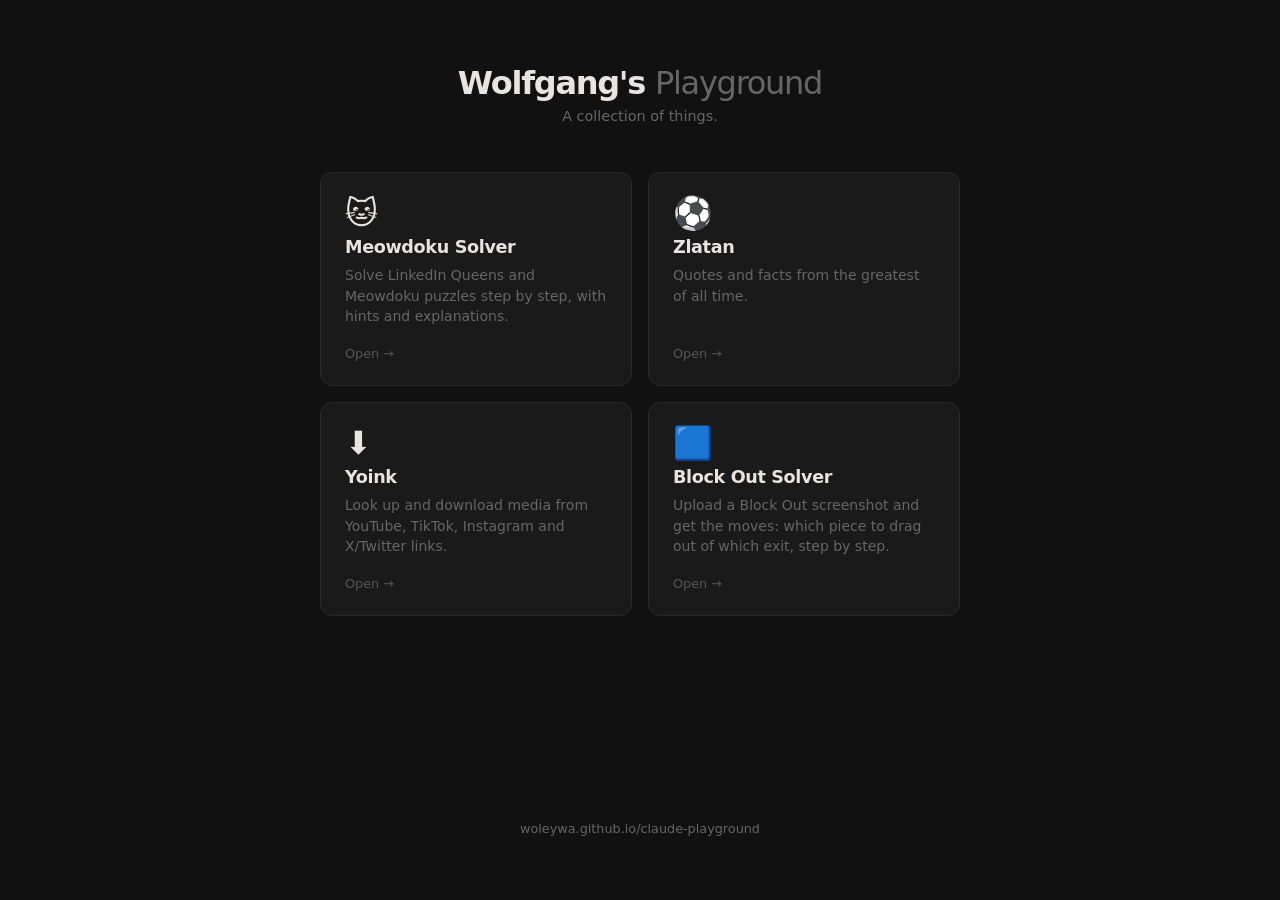
<file: index.html>
<!DOCTYPE html>
<html lang="en">
<head>
  <meta charset="UTF-8">
  <meta name="viewport" content="width=device-width, initial-scale=1.0">
  <title>Playground</title>
  <style>
    :root {
      --bg: #111111;
      --card-bg: #1a1a1a;
      --card-border: #2a2a2a;
      --text: #e8e4e0;
      --text-dim: #666;
      --accent: #555;
    }

    *, *::before, *::after { box-sizing: border-box; margin: 0; padding: 0; }

    body {
      background: var(--bg);
      color: var(--text);
      font-family: -apple-system, BlinkMacSystemFont, 'Segoe UI', system-ui, sans-serif;
      min-height: 100dvh;
      display: flex;
      flex-direction: column;
      align-items: center;
      padding: 4rem 1.25rem;
    }

    header {
      text-align: center;
      margin-bottom: 3rem;
    }

    header h1 {
      font-size: 2rem;
      font-weight: 800;
      letter-spacing: -0.04em;
    }

    header h1 span { color: var(--text-dim); font-weight: 400; }

    header p {
      margin-top: 0.4rem;
      color: var(--text-dim);
      font-size: 0.9rem;
    }

    .projects {
      display: grid;
      grid-template-columns: repeat(auto-fit, minmax(260px, 1fr));
      gap: 1rem;
      width: 100%;
      max-width: 640px;
    }

    .card {
      background: var(--card-bg);
      border: 1px solid var(--card-border);
      border-radius: 12px;
      padding: 1.5rem;
      text-decoration: none;
      color: inherit;
      display: flex;
      flex-direction: column;
      gap: 0.5rem;
      transition: border-color 0.15s, background 0.15s;
    }

    .card:hover {
      background: #222;
      border-color: #444;
    }

    .card-icon { font-size: 2rem; line-height: 1; }

    .card-name {
      font-size: 1.1rem;
      font-weight: 700;
      letter-spacing: -0.02em;
    }

    .card-desc {
      font-size: 0.875rem;
      color: var(--text-dim);
      line-height: 1.45;
    }

    .card-arrow {
      margin-top: auto;
      padding-top: 0.75rem;
      font-size: 0.8rem;
      color: var(--accent);
    }

    footer {
      margin-top: auto;
      padding-top: 4rem;
      font-size: 0.8rem;
      color: var(--text-dim);
    }
  </style>
</head>
<body>
  <header>
    <h1>Wolfgang's <span>Playground</span></h1>
    <p>A collection of things.</p>
  </header>

  <div class="projects">
    <a class="card" href="meowdoku/">
      <div class="card-icon">🐱</div>
      <div class="card-name">Meowdoku Solver</div>
      <div class="card-desc">Solve LinkedIn Queens and Meowdoku puzzles step by step, with hints and explanations.</div>
      <div class="card-arrow">Open →</div>
    </a>
    <a class="card" href="zlatan/">
      <div class="card-icon">⚽</div>
      <div class="card-name">Zlatan</div>
      <div class="card-desc">Quotes and facts from the greatest of all time.</div>
      <div class="card-arrow">Open →</div>
    </a>
    <a class="card" href="yoink/">
      <div class="card-icon">⬇️</div>
      <div class="card-name">Yoink</div>
      <div class="card-desc">Look up and download media from YouTube, TikTok, Instagram and X/Twitter links.</div>
      <div class="card-arrow">Open →</div>
    </a>
    <a class="card" href="block-out/">
      <div class="card-icon">🟦</div>
      <div class="card-name">Block Out Solver</div>
      <div class="card-desc">Upload a Block Out screenshot and get the moves: which piece to drag out of which exit, step by step.</div>
      <div class="card-arrow">Open →</div>
    </a>
  </div>

  <footer>woleywa.github.io/claude-playground</footer>
</body>
</html>
</file>
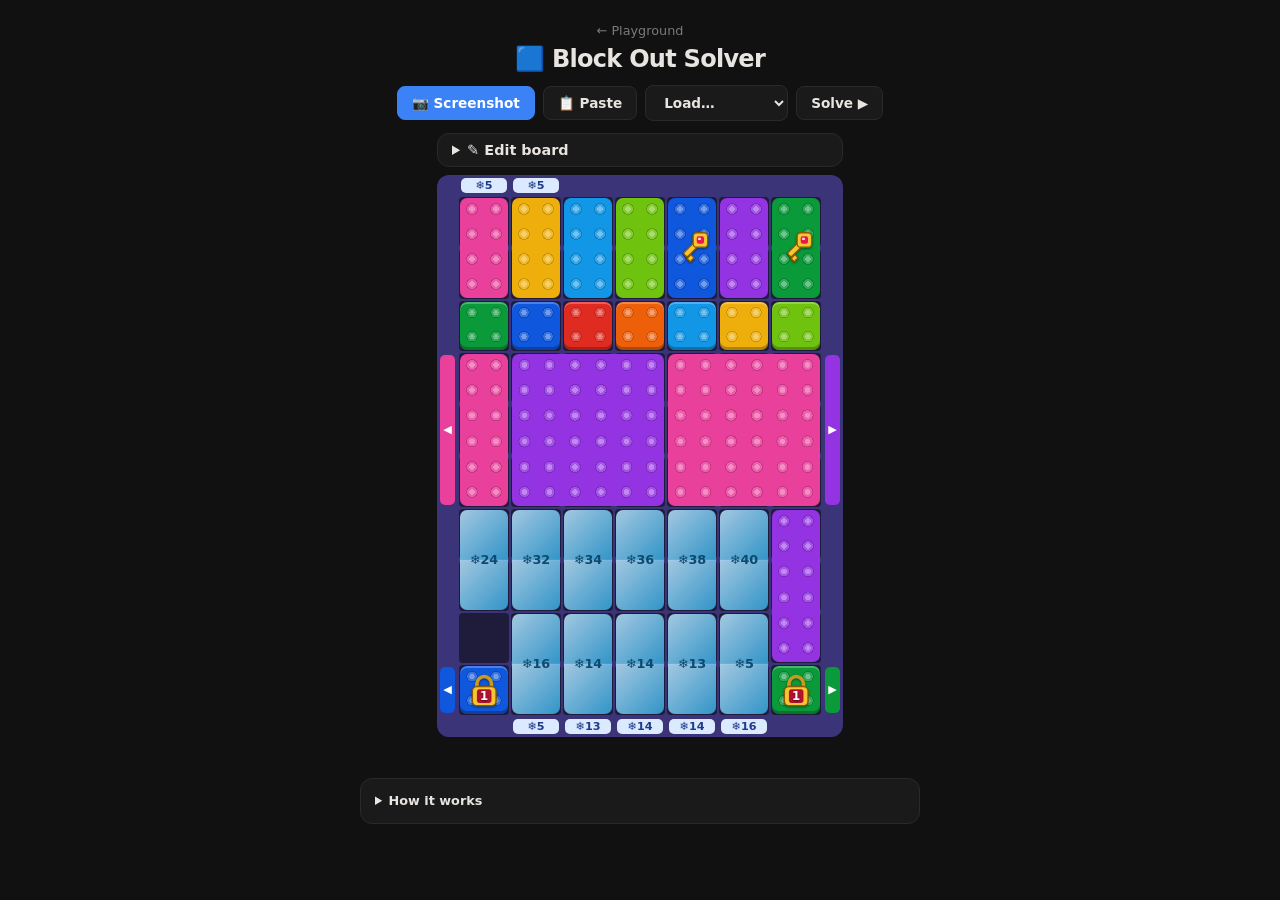
<file: block-out/index.html>
<!DOCTYPE html>
<html lang="en">
<head>
  <meta charset="UTF-8">
  <meta name="viewport" content="width=device-width, initial-scale=1.0">
  <title>Block Out Solver</title>
  <link rel="stylesheet" href="style.css?v=20">
</head>
<body>
  <header>
    <a class="back" href="../">← Playground</a>
    <h1>🟦 Block Out Solver</h1>
  </header>

  <div class="bar">
    <label class="btn primary" for="file">📷 Screenshot</label>
    <input type="file" id="file" accept="image/*" hidden>
    <button class="btn" id="paste">📋 Paste</button>
    <select id="preset">
      <option value="">Load…</option>
      <option value="l198">Level 198</option>
      <option value="l204">Level 204</option>
      <option value="l205">Level 205</option>
      <option value="demo">Small demo</option>
      <option value="blank">Blank board</option>
    </select>
    <button class="btn" id="solve">Solve ▶</button>
  </div>

  <section id="import" class="panel" hidden>
    <p class="hint-line" id="imp-msg"></p>
    <div class="size-row">
      <label>Columns <input type="number" id="imp-w" min="3" max="12" value="7"></label>
      <label>Rows <input type="number" id="imp-h" min="3" max="14" value="10"></label>
    </div>
    <div id="imp-stage"><img id="imp-img" alt="Screenshot" draggable="false"><div id="imp-box" hidden></div></div>
    <div class="bar">
      <button class="btn" id="imp-cancel">Cancel</button>
      <button class="btn primary" id="imp-go" disabled>Use this board</button>
    </div>
  </section>

  <section id="editor">
    <details id="edit-menu" class="panel">
      <summary>✎ Edit board</summary>
      <div class="tools" id="tools">
      <button data-tool="select" class="on">Select</button>
      <button data-tool="draw">Draw piece</button>
      <button data-tool="gate">Draw exit</button>
      <button data-tool="wall">Wall</button>
      <button data-tool="track">Track</button>
      <button data-tool="join">Join</button>
      <button data-tool="erase">Erase</button>
      </div>
      <div class="chips" id="chips"></div>
      <div class="size-row">
        <label>Columns <input type="number" id="w" min="3" max="12"></label>
        <label>Rows <input type="number" id="h" min="3" max="14"></label>
        <label class="check"><input type="checkbox" id="per-cell"> Ice ticks per cell</label>
      </div>
    </details>
    <div id="board-wrap"><div id="board"></div></div>
    <div id="player" hidden>
      <div id="step-text"></div>
      <div class="player-btns">
        <button class="btn" id="restart" title="Back to start">⏮</button>
        <button class="btn" id="prev" title="Previous step">←</button>
        <button class="btn primary" id="play" title="Play all steps">▶ Play</button>
        <button class="btn" id="next" title="Do this step">→</button>
      </div>
      <p class="player-hint">Tap the board or → to play one move.</p>
    </div>
    <div id="inspector" class="panel" hidden></div>
  </section>

  <p id="status"></p>
  <button class="btn" id="adjust" hidden>Wrong board? Adjust</button>

  <section id="solution" class="panel" hidden>
    <ol id="steps"></ol>
    <button class="btn" id="edit">✎ Back to editing</button>
  </section>

  <details class="panel help">
    <summary>How it works</summary>
    <p><b>Screenshot:</b> pick the image, or copy it and tap 📋 Paste (Ctrl/Cmd+V on a computer). The board is found automatically and shown on your screenshot as a grid; tap <i>Use this board</i> or drag a new box. Colours, piece shapes, walls, tracks, keys, locks, layered pieces, ice, crates and exits are read automatically. Numbers on frozen exits, crates and ice are read too (check them; tap any piece or exit to fix a number). Drawing tools are under <i>✎ Edit board</i>. <i>Wrong board? Adjust</i> brings the preview back.</p>
    <p><b>Rules:</b> drag a piece anywhere through empty space; it leaves through an exit of its own colour that is at least as wide as the piece. Each piece that leaves counts down every ice block, crate and frozen exit by one. A piece with a key opens the lock of its own colour when it leaves. A layered piece leaves its core behind when the outer colour exits. A track (hollow outlined cell) can only be crossed by pieces of its colour — draw one with the Track tool and a colour. Crates open like ice; what's inside only shows once they do. An exit can also sit in a wall inside the board (a coloured block with an arrow); draw one by picking <i>Draw exit</i> and tapping the wall cell on the side that faces the open cell. A piece with a big ⇔/⇕ arrow only moves (and leaves) along it. ★ Star pieces can only leave through ★ star exits; normal pieces may use star exits too.</p>
    <p><b>Unknown colours (?)</b>: pieces still under ice and frozen exits. The solver plays as far as it can; do those moves, then import a new screenshot once the colours show.</p>
  </details>

  <script src="engine.js?v=20"></script>
  <script src="detect.js?v=20"></script>
  <script src="app.js?v=20"></script>
</body>
</html>
</file>
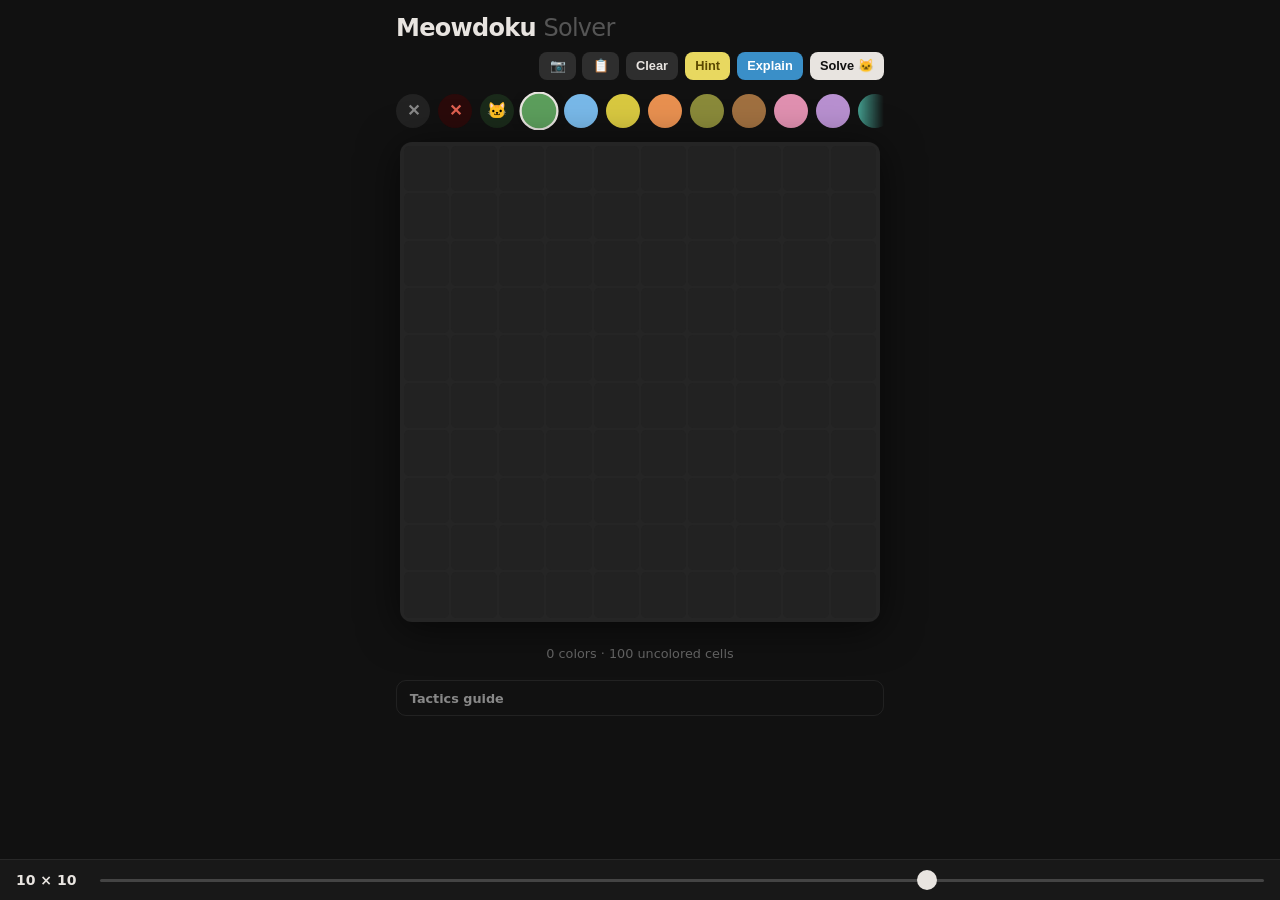
<file: meowdoku/index.html>
<!DOCTYPE html>
<html lang="en">
<head>
  <meta charset="UTF-8">
  <meta name="viewport" content="width=device-width, initial-scale=1.0, user-scalable=no">
  <title>Meowdoku Solver</title>
  <link rel="stylesheet" href="style.css?v=13">
</head>
<body>
  <div class="app">
    <header class="app-header">
      <h1>Meowdoku <span>Solver</span></h1>
    </header>

    <div class="top-controls">
      <div class="action-buttons">
        <button id="photo-btn" class="btn btn-secondary" title="Load from screenshot">📷</button>
        <button id="paste-btn" class="btn btn-secondary" title="Paste from clipboard">📋</button>
        <button id="clear-btn" class="btn btn-secondary">Clear</button>
        <button id="hint-btn" class="btn btn-hint">Hint</button>
        <button id="explain-btn" class="btn btn-explain">Explain</button>
        <button id="solve-btn" class="btn btn-primary">Solve 🐱</button>
      </div>
    </div>

    <div class="hint-box" id="hint-box"></div>
    <div class="hint-actions" id="hint-actions" hidden>
      <button id="apply-btn" class="btn btn-apply">Apply</button>
      <button id="apply-all-btn" class="btn btn-apply-all" hidden>Apply All</button>
      <button id="cancel-btn" class="btn btn-secondary">Cancel</button>
    </div>

    <div class="palette-container" id="palette-container">
      <div class="palette" id="palette"></div>
    </div>

    <div class="grid-wrapper">
      <div class="grid" id="grid"></div>
    </div>

    <div class="ai-row">
      <button id="ai-btn" class="btn btn-ai" hidden>🤖 AI colors</button>
    </div>

    <div class="status" id="status"></div>

    <details class="tactics">
      <summary>Tactics guide</summary>
      <div class="tactics-body">
        <div class="tactic">
          <span class="tactic-name">The ground rules</span>
          <span class="tactic-desc">Each row, column, and color gets exactly one cat. Cats can't touch — not even diagonally, so all 8 cells around a cat are blocked too.</span>
        </div>
        <div class="tactic">
          <span class="tactic-name">🎯 Last Spot</span>
          <span class="tactic-desc">If a row, column, or color is down to exactly one open cell, the cat must go there.</span>
        </div>
        <div class="tactic">
          <span class="tactic-name">📏 Line Lock</span>
          <span class="tactic-desc">If all of a color's open cells sit in one line, that color owns the line — cross every other color out of it. Works in reverse too: if all of a line's open cells are one color, that color's cat is in this line — cross that color out everywhere else.</span>
        </div>
        <div class="tactic">
          <span class="tactic-name">👥 Crowding</span>
          <span class="tactic-desc">If K colors can only fit in the same K lines, those lines are fully booked — cross every other color out of them. (K=2 is the classic "naked pair".) Works in reverse too: if K lines can only be reached by K colors combined, those colors must place inside those lines — cross their other cells out everywhere else.</span>
        </div>
        <div class="tactic">
          <span class="tactic-name">🤏 Shared Shadow</span>
          <span class="tactic-desc">Look at ALL remaining candidates for a row, column, or color. If every single one of them would eliminate a certain cell — through its row, column, color, or by touching it — that cell is dead no matter which candidate wins.</span>
        </div>
        <div class="tactic">
          <span class="tactic-name">🤝 Team Shadow</span>
          <span class="tactic-desc">Sometimes no single color or line dooms a cell alone, but two of them together do — every possible way their two cats could land still eliminates the same cell.</span>
        </div>
        <div class="tactic">
          <span class="tactic-name">🤔 What-If</span>
          <span class="tactic-desc">Test a cell: pretend a cat sits there and follow every move that becomes forced. If some row, column, or color ends up with nowhere to go, that cell was impossible — cross it out. Shown one dead end at a time with its forced chain drawn out, so it stays followable; use Apply All to clear every dead end found at once.</span>
        </div>
      </div>
    </details>
  </div>

  <!-- Screenshot modal -->
  <div class="img-modal" id="img-modal">
    <div class="img-modal-content">
      <canvas id="img-canvas"></canvas>
      <p class="img-modal-status" id="img-status">Detecting grid…</p>
      <div class="img-modal-actions">
        <button id="img-close" class="btn btn-secondary">Cancel</button>
        <button id="img-adjust" class="btn btn-secondary">Adjust</button>
        <button id="img-confirm" class="btn btn-primary">Use this ✓</button>
      </div>
    </div>
  </div>

  <!-- Fixed bottom bar: size slider -->
  <div class="size-bar">
    <span class="size-label" id="size-label">10 × 10</span>
    <input type="range" id="size-slider" min="5" max="12" value="10" step="1">
  </div>

  <script src="solver.js?v=12"></script>
  <script src="image.js?v=23"></script>
  <script src="app.js?v=27"></script>
</body>
</html>
</file>
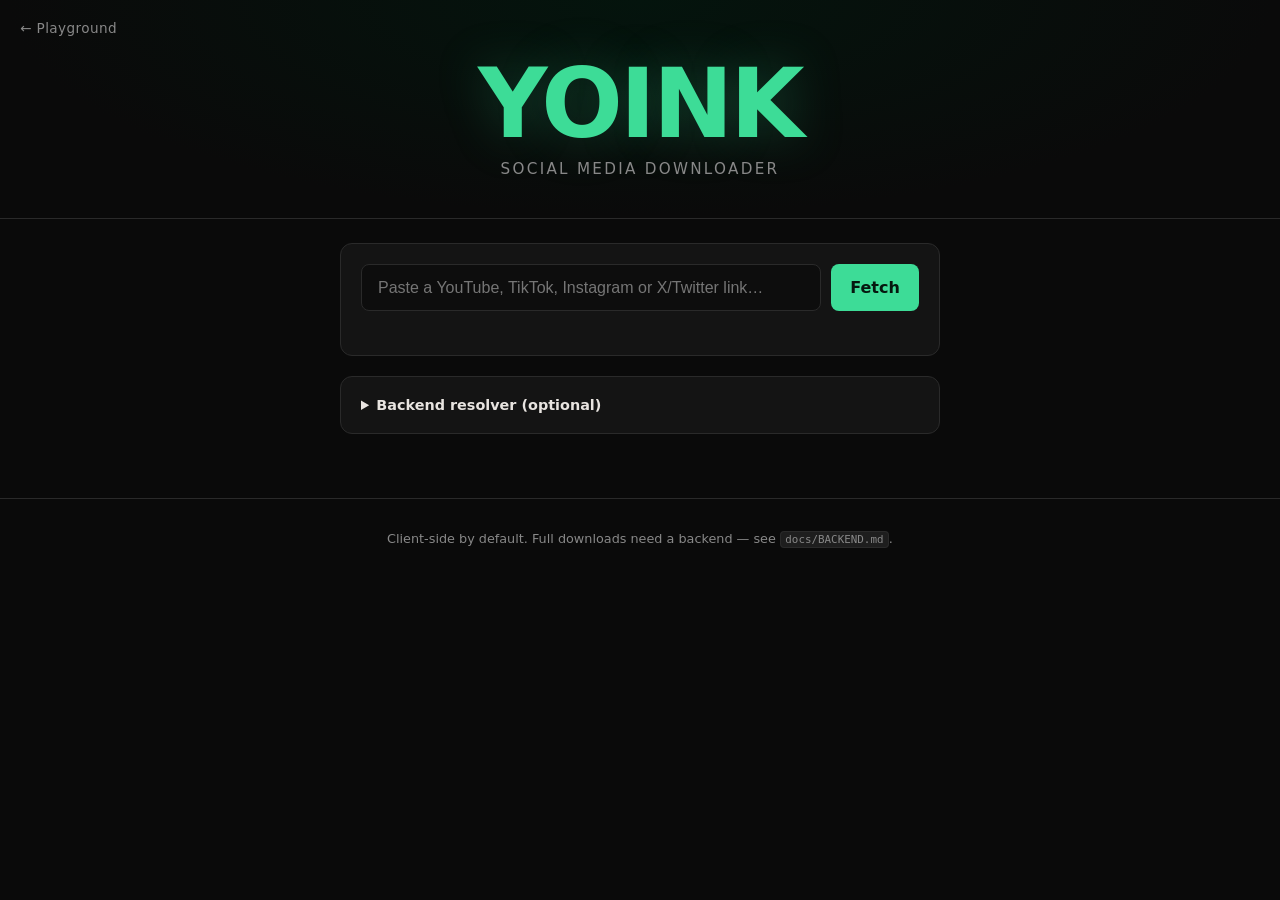
<file: yoink/index.html>
<!DOCTYPE html>
<html lang="en">
<head>
  <meta charset="UTF-8">
  <meta name="viewport" content="width=device-width, initial-scale=1.0, viewport-fit=cover">
  <title>Yoink</title>
  <link rel="stylesheet" href="style.css">
</head>
<body>
  <header class="hero">
    <a class="back" href="../">← Playground</a>
    <h1>YOINK</h1>
    <p class="hero-sub">Social media downloader</p>
  </header>

  <main>
    <section class="panel">
      <form id="lookup-form" class="lookup-row">
        <input
          id="url-input"
          type="url"
          inputmode="url"
          autocomplete="off"
          autocapitalize="off"
          spellcheck="false"
          placeholder="Paste a YouTube, TikTok, Instagram or X/Twitter link…"
          required
        >
        <button type="submit" id="fetch-btn">Fetch</button>
      </form>
      <p id="platform-hint" class="platform-hint"></p>
    </section>

    <section id="result" class="panel result hidden">
      <div class="result-media">
        <img id="result-thumb" alt="" />
      </div>
      <div class="result-body">
        <span id="result-platform" class="badge"></span>
        <h2 id="result-title"></h2>
        <p id="result-author" class="dim"></p>

        <div id="result-actions" class="result-actions"></div>

        <div id="result-limitation" class="limitation hidden">
          <p>
            Yoink couldn't pull the actual media file for this link straight from your browser —
            that's expected, not a bug. See why and how to unlock full downloads below.
          </p>
        </div>
      </div>
    </section>

    <section id="status" class="panel status hidden"></section>

    <section class="panel history hidden" id="history-section">
      <h3>Recent lookups</h3>
      <ul id="history-list"></ul>
    </section>

    <section class="panel settings">
      <details id="settings-details">
        <summary>Backend resolver (optional)</summary>
        <p class="dim small">
          Yoink runs entirely in your browser by default, which means real video/audio downloads
          are blocked by CORS for most platforms — only metadata and thumbnails work out of the box.
          Point Yoink at a self-hosted resolver (see <code>docs/BACKEND.md</code>) to unlock real
          downloads for every platform, including YouTube.
        </p>
        <div class="resolver-row">
          <input id="resolver-url" type="url" placeholder="https://your-resolver.example.com" autocomplete="off">
          <button id="resolver-save" type="button">Save</button>
          <button id="resolver-clear" type="button" class="ghost">Clear</button>
        </div>
        <p id="resolver-status" class="dim small"></p>
      </details>
    </section>
  </main>

  <footer>
    <p>Client-side by default. Full downloads need a backend — see <code>docs/BACKEND.md</code>.</p>
  </footer>

  <script src="app.js"></script>
</body>
</html>
</file>
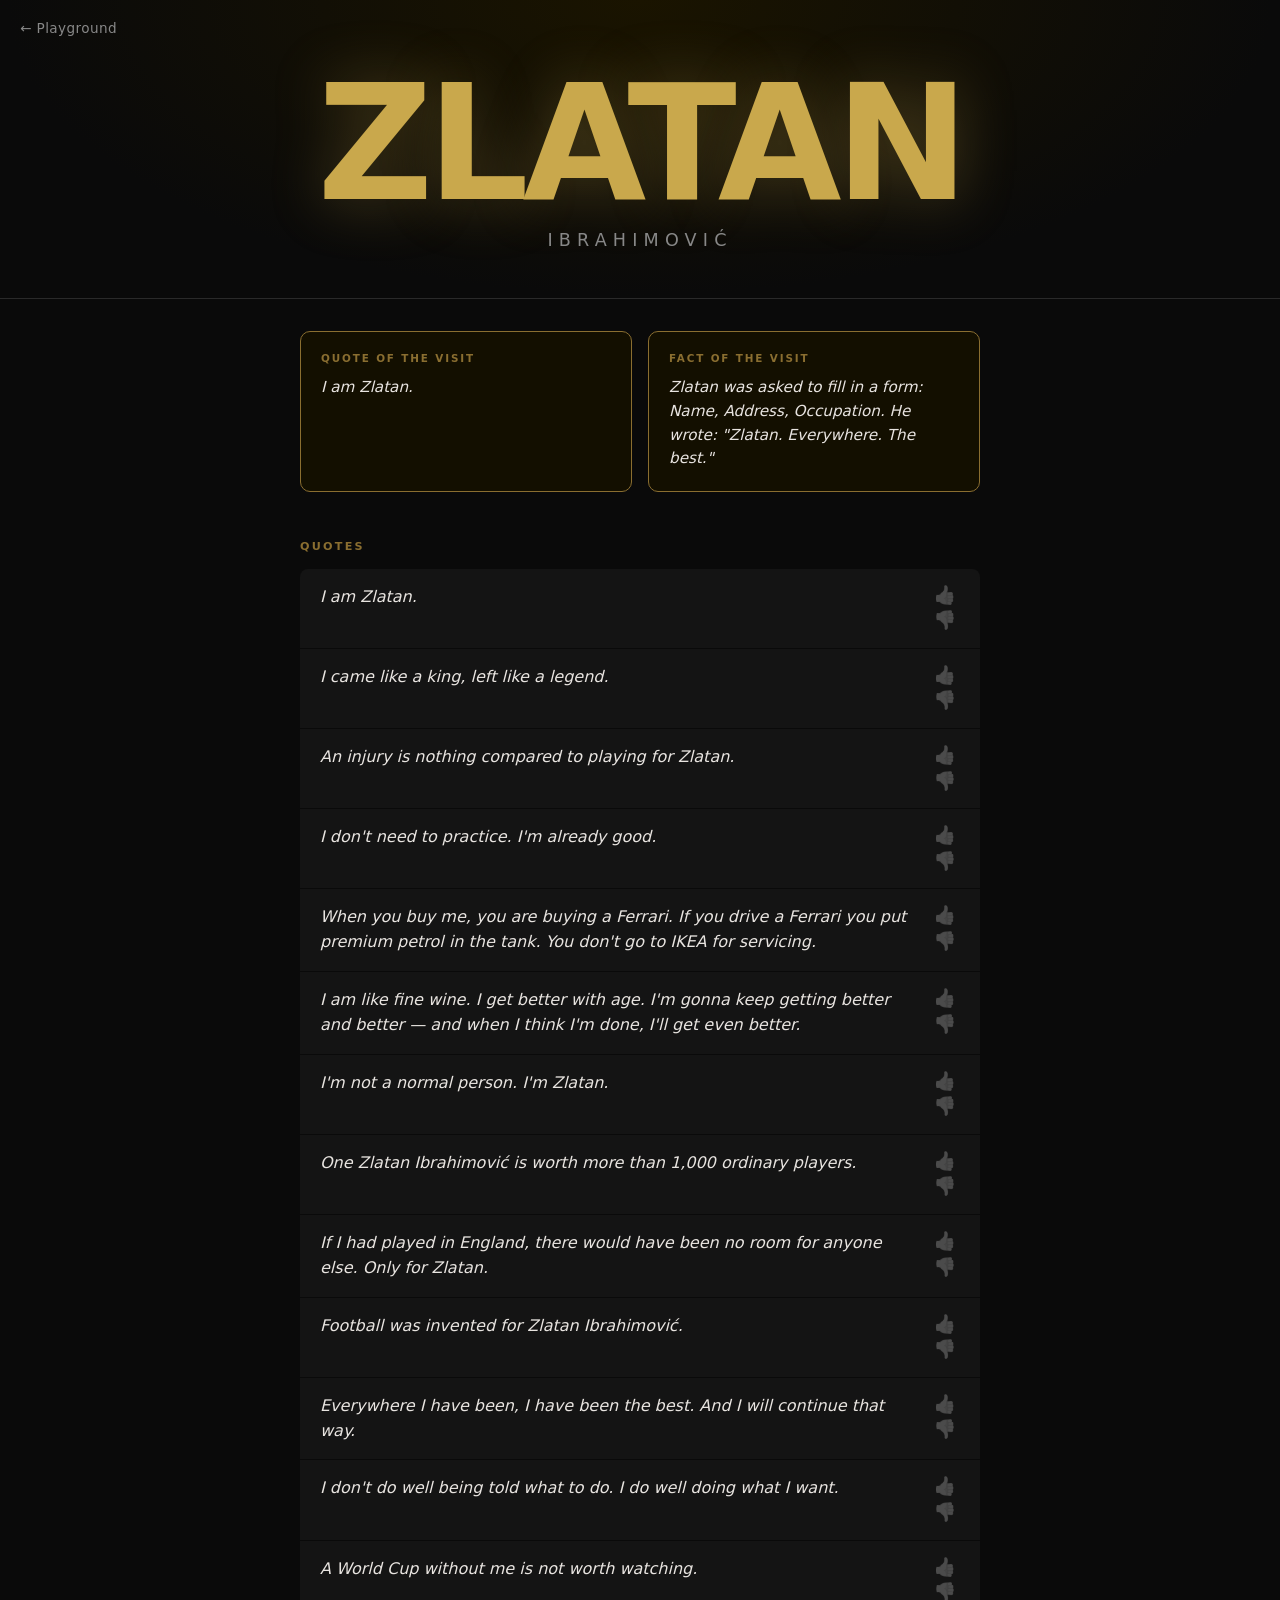
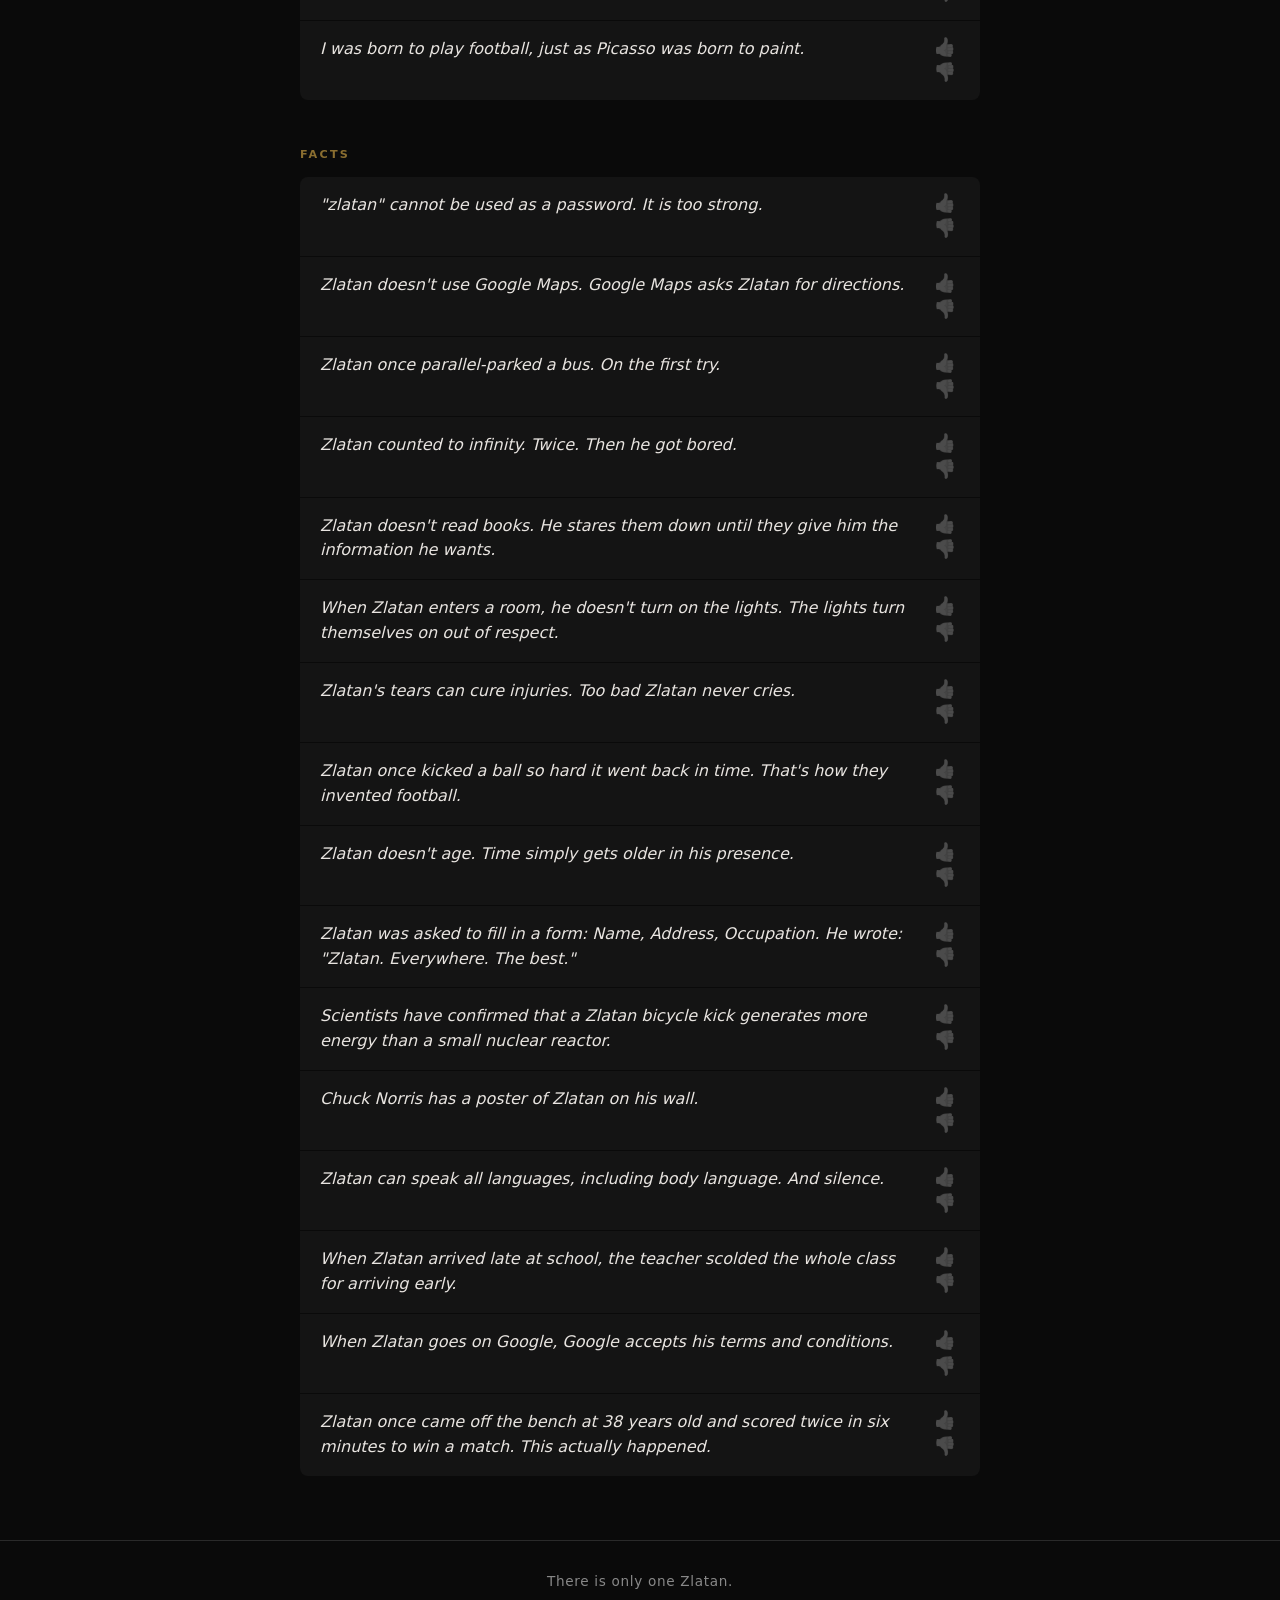
<file: zlatan/index.html>
<!DOCTYPE html>
<html lang="en">
<head>
  <meta charset="UTF-8">
  <meta name="viewport" content="width=device-width, initial-scale=1.0">
  <title>Zlatan</title>
  <link rel="stylesheet" href="style.css">
</head>
<body>
  <header class="hero">
    <a class="back" href="../">← Playground</a>
    <h1>ZLATAN</h1>
    <p class="hero-sub">Ibrahimović</p>
  </header>

  <div class="featured">
    <div class="featured-item">
      <div class="featured-label">Quote of the visit</div>
      <blockquote id="featured-quote"></blockquote>
    </div>
    <div class="featured-item">
      <div class="featured-label">Fact of the visit</div>
      <p id="featured-fact"></p>
    </div>
  </div>

  <main>
    <section class="section">
      <h2 class="section-title">Quotes</h2>
      <div class="list" id="quotes"></div>
    </section>

    <section class="section">
      <h2 class="section-title">Facts</h2>
      <div class="list" id="facts"></div>
    </section>
  </main>

  <footer>
    <p>There is only one Zlatan.</p>
  </footer>

  <script src="app.js"></script>
</body>
</html>
</file>
<file: block-out/style.css>
:root {
  --bg: #111111;
  --panel: #1a1a1a;
  --line: #2a2a2a;
  --text: #e8e4e0;
  --dim: #7a7a7a;
  --accent: #3b82f6;
  --ok: #10b981;
  --err: #f87171;
  --cell: #1f1b3a;
  --frame: #3b3478;
}

*, *::before, *::after { box-sizing: border-box; margin: 0; padding: 0; }
[hidden] { display: none !important; }

body {
  background: var(--bg);
  color: var(--text);
  font-family: -apple-system, BlinkMacSystemFont, 'Segoe UI', system-ui, sans-serif;
  display: flex; flex-direction: column; align-items: center;
  gap: 12px; padding: 20px 16px 60px; min-height: 100dvh;
}

header { text-align: center; }
.back { color: var(--dim); font-size: 0.8rem; text-decoration: none; }
h1 { font-size: 1.5rem; font-weight: 800; letter-spacing: -0.03em; margin-top: 6px; }

.bar, .tools, .chips, .size-row { display: flex; flex-wrap: wrap; gap: 8px; justify-content: center; align-items: center; }

.btn, select, .tools button {
  background: var(--panel); color: var(--text);
  border: 1px solid var(--line); border-radius: 8px;
  padding: 8px 14px; font-size: 0.85rem; font-weight: 600; cursor: pointer;
  font-family: inherit;
}
.btn.primary { background: var(--accent); border-color: var(--accent); color: #fff; }
.btn:disabled { opacity: 0.4; cursor: default; }
.tools button.on { border-color: var(--text); background: #2a2a2a; }

.chip {
  width: 36px; height: 36px; border-radius: 8px; cursor: pointer;
  border: 3px solid transparent; color: #fff; font-weight: 800; font-size: 0.9rem;
  display: flex; align-items: center; justify-content: center;
}
.chip.on { border-color: #fff; transform: scale(1.1); }

.panel {
  background: var(--panel); border: 1px solid var(--line); border-radius: 12px;
  padding: 12px 14px; width: 100%; max-width: 560px;
}
.hint-line { font-size: 0.85rem; color: var(--dim); margin-bottom: 8px; text-align: center; }

label { font-size: 0.8rem; color: var(--dim); display: flex; align-items: center; gap: 6px; }
input[type=number] {
  width: 56px; background: var(--bg); color: var(--text);
  border: 1px solid var(--line); border-radius: 6px; padding: 6px; font-size: 0.9rem;
}

/* Board */
#board-wrap { margin-top: 4px; }
#board {
  position: relative; background: var(--frame); border-radius: 12px;
  touch-action: none; user-select: none; -webkit-user-select: none;
}
.grid-bg { position: absolute; background-color: var(--cell); border-radius: 4px; }
.grid-bg.track { background-color: #3a3326; border: 3px solid; border-radius: 6px; }
.pwrap { position: absolute; }
.pwrap.sel { filter: drop-shadow(0 0 2px #fff) drop-shadow(0 0 2px #fff); z-index: 2; }
.pwrap.moving { z-index: 3; animation: glow 1s infinite; }
.pwrap.ghost { z-index: 4; pointer-events: none; }
.pwrap.ghost .piece { border: 3px dashed #fff; background: transparent; box-shadow: none; }
.plabel {
  position: absolute; display: flex; flex-direction: column; align-items: center; justify-content: center;
  color: #fff; font-weight: 800; font-size: 0.8rem; line-height: 1.1; pointer-events: none;
  text-shadow: 0 1px 2px rgba(0,0,0,0.6);
}
.plabel.dark { color: #0c4a6e; text-shadow: none; }
.piece.studs {
  background-image: radial-gradient(circle at 50% 44%, rgba(255,255,255,0.42) 0 14%, rgba(255,255,255,0.16) 15% 26%, rgba(0,0,0,0.16) 27% 31%, transparent 32%);
  background-size: 50% 50%;
}
.plabel .icon { display: block; filter: drop-shadow(0 1px 1px rgba(0,0,0,0.45)); }
.plabel .icon svg { width: 100%; height: 100%; display: block; }
.chains { position: absolute; left: 0; top: 0; pointer-events: none; }
.piece.crate {
  box-shadow: none !important;
  background: repeating-linear-gradient(0deg, #4c3aa8 0 9px, #3f2f94 9px 11px);
}
@keyframes glow { 50% { filter: drop-shadow(0 0 5px #fff) drop-shadow(0 0 2px #fff); } }
.piece {
  position: absolute; border-radius: 7px;
  display: flex; flex-direction: column; align-items: center; justify-content: center;
  color: #fff; font-weight: 800; font-size: 0.8rem; line-height: 1.1;
  box-shadow: inset 0 -3px 0 rgba(0,0,0,0.25), inset 0 2px 0 rgba(255,255,255,0.25);
  text-shadow: 0 1px 2px rgba(0,0,0,0.5);
}
.piece.ice {
  background-image: linear-gradient(135deg, rgba(186,230,253,0.85), rgba(56,189,248,0.75)) !important;
  color: #0c4a6e; text-shadow: none;
}
.preview { position: absolute; border: 2px dashed #fff; border-radius: 7px; background: rgba(255,255,255,0.15); pointer-events: none; z-index: 5; }
.gate {
  position: absolute; border-radius: 5px; white-space: pre-line; text-align: center; line-height: 1.05;
  display: flex; align-items: center; justify-content: center;
  color: #fff; font-size: 0.7rem; font-weight: 800;
}
.gate.frozen { background: #dbeafe !important; color: #1e3a8a; }
.gate.sel, .gate.target { outline: 3px solid #fff; z-index: 2; }
@keyframes pulse { 50% { outline-color: rgba(255,255,255,0.3); } }

/* Import */
#imp-stage { position: relative; margin: 8px auto; touch-action: none; user-select: none; width: fit-content; }
#imp-img { display: block; max-width: 100%; max-height: 70dvh; pointer-events: none; -webkit-user-drag: none; -webkit-touch-callout: none; }
#imp-stage { -webkit-touch-callout: none; -webkit-user-select: none; }
#imp-box {
  position: absolute; border: 2px solid #22d3ee; pointer-events: none;
  background-size: calc(100% / var(--w)) calc(100% / var(--h));
  background-image:
    linear-gradient(to right, rgba(34,211,238,0.7) 1px, transparent 1px),
    linear-gradient(to bottom, rgba(34,211,238,0.7) 1px, transparent 1px);
}

/* Inspector */
#inspector { display: flex; flex-direction: column; gap: 10px; }
#inspector .row { display: flex; flex-wrap: wrap; gap: 10px; align-items: center; }
#inspector h3 { font-size: 0.9rem; }

#status { font-size: 0.88rem; text-align: center; min-height: 1.2em; max-width: 560px; color: var(--dim); }
#status.ok { color: var(--ok); font-weight: 600; }
#status.err { color: var(--err); }

/* Player */
#player { display: flex; flex-direction: column; align-items: center; gap: 8px; width: 100%; max-width: 560px; margin-top: 10px; }
#step-text { text-align: center; font-size: 0.95rem; font-weight: 700; min-height: 2.6em; }
.player-btns { display: flex; gap: 8px; }
.player-btns .btn { font-size: 1rem; padding: 10px 16px; }
.player-hint { font-size: 0.75rem; color: var(--dim); }
#steps { margin: 10px 0 10px 22px; font-size: 0.82rem; color: var(--dim); display: flex; flex-direction: column; gap: 4px; }
#steps li { cursor: pointer; }
#steps li.on { color: var(--text); font-weight: 600; }

.help { font-size: 0.8rem; color: var(--dim); line-height: 1.6; }
.help summary { cursor: pointer; font-weight: 600; color: var(--text); }
.help p { margin-top: 8px; }
.check input { accent-color: var(--accent); }

#edit-menu { max-width: 560px; margin-bottom: 8px; padding: 8px 14px; }
#edit-menu summary { cursor: pointer; font-weight: 600; font-size: 0.9rem; }
#edit-menu > :not(summary) { margin-top: 10px; }
</file>
<file: meowdoku/style.css>
:root {
  --bg: #111111;
  --text: #e8e4e0;
  --cell-empty: #222222;
  --cell-border: rgba(255, 255, 255, 0.08);
  --radius: 10px;
  --grid-size: 10;
}

*, *::before, *::after {
  box-sizing: border-box;
  margin: 0;
  padding: 0;
}

body {
  background: var(--bg);
  color: var(--text);
  font-family: -apple-system, BlinkMacSystemFont, 'Segoe UI', system-ui, sans-serif;
  min-height: 100dvh;
  user-select: none;
  -webkit-user-select: none;
  -webkit-tap-highlight-color: transparent;
}

.app {
  max-width: 520px;
  margin: 0 auto;
  padding: 1rem 1rem 5rem;
  display: flex;
  flex-direction: column;
  gap: 0.75rem;
}

/* ── Header ── */

.app-header h1 {
  font-size: 1.5rem;
  font-weight: 800;
  letter-spacing: -0.03em;
  line-height: 1;
}

.app-header h1 span {
  color: #555;
  font-weight: 400;
}

/* ── Top controls ── */

.top-controls {
  display: flex;
  align-items: center;
  justify-content: flex-end;
  gap: 0.75rem;
}

/* ── Bottom size bar ── */

.size-bar {
  position: fixed;
  bottom: 0;
  left: 0;
  right: 0;
  display: flex;
  align-items: center;
  gap: 0.75rem;
  padding: 0.75rem 1rem calc(0.75rem + env(safe-area-inset-bottom));
  background: #181818;
  border-top: 1px solid rgba(255, 255, 255, 0.07);
  z-index: 50;
}

.size-label {
  font-size: 0.875rem;
  font-weight: 700;
  white-space: nowrap;
  min-width: 4.5rem;
  font-variant-numeric: tabular-nums;
}

input[type="range"] {
  flex: 1;
  min-width: 0;
  height: 3px;
  -webkit-appearance: none;
  appearance: none;
  background: #444;
  border-radius: 2px;
  outline: none;
  min-width: 0;
}

input[type="range"]::-webkit-slider-thumb {
  -webkit-appearance: none;
  width: 20px;
  height: 20px;
  border-radius: 50%;
  background: var(--text);
  cursor: pointer;
}

input[type="range"]::-moz-range-thumb {
  width: 20px;
  height: 20px;
  border-radius: 50%;
  background: var(--text);
  cursor: pointer;
  border: none;
}

.action-buttons {
  display: flex;
  flex-wrap: wrap;
  gap: 0.4rem;
  flex-shrink: 0;
  justify-content: flex-end;
}

.btn {
  padding: 0.4rem 0.65rem;
  border: none;
  border-radius: 8px;
  font-size: 0.8rem;
  font-weight: 600;
  cursor: pointer;
  transition: opacity 0.1s, transform 0.1s;
  -webkit-tap-highlight-color: transparent;
  white-space: nowrap;
}

.btn:active {
  opacity: 0.7;
  transform: scale(0.94);
}

.btn-secondary {
  background: #2e2e2e;
  color: var(--text);
}

.btn-primary {
  background: var(--text);
  color: #111;
}

.btn-hint {
  background: #e8d860;
  color: #5a4800;
}

.btn-explain {
  background: #3a8fc8;
  color: #fff;
}

.btn-ai {
  background: transparent;
  color: var(--text-dim, #888);
  border: 1px solid rgba(255, 255, 255, 0.12);
  padding: 0.4rem 0.85rem;
  font-size: 0.8rem;
}

.ai-row {
  display: flex;
  justify-content: center;
}

.ai-row [hidden] {
  display: none;
}

/* ── Color palette ── */

.palette-container {
  overflow-x: auto;
  -webkit-overflow-scrolling: touch;
  scrollbar-width: none;
}

.palette-container.has-overflow {
  -webkit-mask-image: linear-gradient(to right, black calc(100% - 28px), transparent 100%);
  mask-image: linear-gradient(to right, black calc(100% - 28px), transparent 100%);
}

.palette-container::-webkit-scrollbar {
  display: none;
}

.palette {
  display: flex;
  gap: 8px;
  padding: 2px 0;
}

.swatch {
  width: 34px;
  height: 34px;
  border-radius: 50%;
  border: 2.5px solid transparent;
  cursor: pointer;
  flex-shrink: 0;
  display: flex;
  align-items: center;
  justify-content: center;
  font-size: 13px;
  font-weight: 700;
  transition: transform 0.12s, box-shadow 0.12s;
  -webkit-tap-highlight-color: transparent;
  outline: none;
}

.swatch:active {
  transform: scale(0.88) !important;
}

.swatch.eraser {
  background: var(--cell-empty);
  color: #888;
  font-size: 16px;
}

.swatch.xmark {
  background: #2a0a0a;
  color: #e06050;
  font-size: 16px;
}

.swatch.catmode {
  background: #1a2a1a;
  font-size: 16px;
}

.swatch.selected {
  border-color: var(--text);
  transform: scale(1.15);
  box-shadow: 0 2px 8px rgba(0, 0, 0, 0.25);
}

/* ── Grid ── */

.grid-wrapper {
  display: flex;
  justify-content: center;
  filter: drop-shadow(0 6px 20px rgba(0, 0, 0, 0.6));
}

.grid {
  display: grid;
  grid-auto-rows: 1fr;
  gap: 2px;
  padding: 4px;
  background: #252525;
  border-radius: 12px;
  touch-action: none;
  width: min(calc(100vw - 2rem), 480px);
  aspect-ratio: 1 / 1;
}

.cell {
  background: var(--cell-empty);
  border-radius: 5px;
  display: flex;
  align-items: center;
  justify-content: center;
  cursor: crosshair;
  transition: background-color 0.07s;
}

.cell.cat span {
  font-size: calc(0.52 * min(calc(100vw - 2rem), 480px) / var(--grid-size));
  pointer-events: none;
  display: block;
  line-height: 1;
  animation: catpop 0.22s cubic-bezier(0.34, 1.56, 0.64, 1);
}

.cell.excluded span,
.cell.imported-x span {
  font-size: calc(0.55 * min(calc(100vw - 2rem), 480px) / var(--grid-size));
  pointer-events: none;
  display: block;
  line-height: 1;
  color: rgba(255, 255, 255, 0.82);
  font-weight: 900;
  animation: xpop 0.12s ease-out;
}

@keyframes catpop {
  from { transform: scale(0) rotate(-20deg); opacity: 0; }
  to   { transform: scale(1) rotate(0deg);   opacity: 1; }
}

@keyframes xpop {
  from { transform: scale(0.3); opacity: 0; }
  to   { transform: scale(1);   opacity: 1; }
}

@keyframes hintpulse {
  0%, 100% { box-shadow: 0 0 0 3px rgba(232, 216, 96, 0.95), 0 0 12px rgba(232, 216, 96, 0.4); }
  50%       { box-shadow: 0 0 0 5px rgba(232, 216, 96, 0.3),  0 0 24px rgba(232, 216, 96, 0.15); }
}

@keyframes hintpulse-locked {
  0%, 100% { box-shadow: 0 0 0 3px rgba(235, 64, 52, 0.95), 0 0 14px rgba(235, 64, 52, 0.55); }
  50%       { box-shadow: 0 0 0 5px rgba(235, 64, 52, 0.45), 0 0 26px rgba(235, 64, 52, 0.25); }
}

.cell.hint-cat {
  animation: hintpulse 1.1s ease-in-out infinite;
  z-index: 2;
}

.cell.hint-region {
  box-shadow: inset 0 0 0 2px rgba(232, 216, 96, 0.55);
}

.cell.hint-locked {
  animation: hintpulse-locked 1.1s ease-in-out infinite;
  z-index: 1;
}

@keyframes hintpulse-ghost {
  0%, 100% { opacity: 0.5; }
  50%       { opacity: 1; }
}

/* A hypothetical cat in a What-If forced chain — dashed, not solid, so it
   reads as "if" rather than "place this now" (that's hint-cat's job). */
.cell.hint-ghost {
  outline: 2px dashed rgba(140, 170, 230, 0.9);
  outline-offset: -2px;
  animation: hintpulse-ghost 1.1s ease-in-out infinite;
  z-index: 1;
}

/* ── Hint box ── */

.hint-box {
  background: #1e1e00;
  border: 1px solid #5a4e00;
  border-radius: 8px;
  padding: 0.65rem 0.85rem;
  font-size: 0.82rem;
  line-height: 1.45;
  color: #e8d860;
  display: none;
}

.hint-box.visible {
  display: block;
}

.hint-checked {
  font-size: 0.7rem;
  font-weight: 500;
  opacity: 0.4;
  text-decoration: line-through;
  margin-bottom: 0.35rem;
}

.hint-name {
  font-size: 0.92rem;
  font-weight: 800;
  margin-bottom: 0.3rem;
}

.hint-rule {
  font-weight: 500;
  opacity: 0.7;
  margin-bottom: 0.4rem;
}

.hint-here {
  font-weight: 700;
}

.hint-chain-step {
  font-size: 0.78rem;
  font-weight: 500;
  opacity: 0.85;
  margin-top: 0.35rem;
  padding-left: 0.4rem;
}

.hint-more {
  font-size: 0.75rem;
  font-style: italic;
  opacity: 0.65;
  margin-top: 0.5rem;
}

.hint-actions {
  display: flex;
  flex-wrap: wrap;
  gap: 0.5rem;
}

.hint-actions[hidden] {
  display: none;
}

.btn-apply {
  background: #e8a020;
  color: #fff;
  font-size: 0.85rem;
  padding: 0.55rem 1rem;
  flex: 1;
  min-width: 100px;
}

.btn-apply-all {
  background: #3a6a8f;
  color: #fff;
  font-size: 0.8rem;
  padding: 0.55rem 0.8rem;
  flex: 1;
  min-width: 100px;
}

.btn-apply-all[hidden] {
  display: none;
}

/* ── Status bar ── */

.status {
  text-align: center;
  font-size: 0.8rem;
  color: #666;
  min-height: 1.4rem;
}

.status.success {
  color: #4caf70;
  font-weight: 700;
  font-size: 0.95rem;
}

.status.warn {
  color: #e06050;
}

.status.ready {
  color: #888;
}

/* ── Tactics guide ── */

.tactics {
  border: 1px solid rgba(255, 255, 255, 0.07);
  border-radius: 10px;
  overflow: hidden;
}

.tactics summary {
  padding: 0.6rem 0.8rem;
  font-size: 0.8rem;
  font-weight: 700;
  color: #888;
  cursor: pointer;
  list-style: none;
  user-select: none;
}

.tactics summary::-webkit-details-marker { display: none; }

.tactics[open] summary {
  border-bottom: 1px solid rgba(255, 255, 255, 0.07);
  color: var(--text);
}

.tactics-body {
  display: flex;
  flex-direction: column;
  gap: 0;
}

.tactic {
  display: grid;
  grid-template-columns: 1fr;
  padding: 0.55rem 0.8rem;
  border-bottom: 1px solid rgba(255, 255, 255, 0.04);
  gap: 0.15rem;
}

.tactic:last-child { border-bottom: none; }

.tactic-name {
  font-size: 0.78rem;
  font-weight: 700;
  color: var(--text);
}

.tactic-desc {
  font-size: 0.73rem;
  color: #777;
  line-height: 1.45;
}

/* ── Screenshot modal ── */

.img-modal {
  display: none;
  position: fixed;
  inset: 0;
  background: rgba(0, 0, 0, 0.75);
  z-index: 100;
  align-items: center;
  justify-content: center;
  padding: 1rem;
}

.img-modal.open {
  display: flex;
}

.img-modal-content {
  background: #1e1e1e;
  border-radius: 14px;
  padding: 1rem;
  display: flex;
  flex-direction: column;
  gap: 0.75rem;
  max-width: 480px;
  width: 100%;
  max-height: 92dvh;
  overflow-y: auto;
}

/* Canvas shrinks to let status + buttons always stay visible */
#img-canvas {
  flex-shrink: 1;
  min-height: 0;
}

#img-canvas {
  border-radius: 8px;
  display: block;
  max-width: 100%;
  touch-action: none;
  cursor: crosshair;
}

.img-modal-status {
  font-size: 0.85rem;
  color: #888;
  text-align: center;
}

.img-modal-actions {
  display: flex;
  gap: 0.5rem;
  justify-content: flex-end;
}

.img-modal-actions .btn {
  font-size: 0.85rem;
  padding: 0.5rem 0.9rem;
}
</file>
<file: yoink/style.css>
:root {
  --bg: #0a0a0a;
  --accent: #3ddc97;
  --accent-dim: #1f7a58;
  --text: #e8e4e0;
  --text-dim: #888;
  --card-bg: #141414;
  --card-border: #2a2a2a;
  --danger: #e0665a;

  --yt: #ff3b3b;
  --tiktok: #25f4ee;
  --ig: #e1306c;
  --x: #9aa0a6;
}

*, *::before, *::after {
  box-sizing: border-box;
  margin: 0;
  padding: 0;
}

body {
  background: var(--bg);
  color: var(--text);
  font-family: -apple-system, BlinkMacSystemFont, 'Segoe UI', system-ui, sans-serif;
  min-height: 100dvh;
}

a { color: inherit; }

code {
  background: #1e1e1e;
  border: 1px solid var(--card-border);
  border-radius: 4px;
  padding: 0.1em 0.4em;
  font-size: 0.85em;
}

/* ── Hero ── */

.hero {
  position: relative;
  text-align: center;
  padding: 3.5rem 1rem 2.5rem;
  border-bottom: 1px solid var(--card-border);
  background: radial-gradient(ellipse at 50% 0%, #04140d 0%, var(--bg) 70%);
}

.back {
  position: absolute;
  top: 1.25rem;
  left: 1.25rem;
  color: var(--text-dim);
  text-decoration: none;
  font-size: 0.85rem;
  letter-spacing: 0.03em;
}

.back:hover { color: var(--accent); }

.hero h1 {
  font-size: clamp(3rem, 15vw, 6rem);
  font-weight: 900;
  letter-spacing: -0.03em;
  line-height: 1;
  color: var(--accent);
  text-shadow: 0 0 50px rgba(61, 220, 151, 0.25);
}

.hero-sub {
  margin-top: 0.5rem;
  font-size: 0.95rem;
  letter-spacing: 0.15em;
  text-transform: uppercase;
  color: var(--text-dim);
}

/* ── Layout ── */

main {
  max-width: 640px;
  margin: 0 auto;
  padding: 1.5rem 1.25rem 4rem;
  display: flex;
  flex-direction: column;
  gap: 1.25rem;
}

.panel {
  background: var(--card-bg);
  border: 1px solid var(--card-border);
  border-radius: 12px;
  padding: 1.25rem;
}

.hidden { display: none !important; }

/* ── Lookup form ── */

.lookup-row {
  display: flex;
  gap: 0.6rem;
}

#url-input {
  flex: 1;
  min-width: 0;
  background: #0d0d0d;
  border: 1px solid var(--card-border);
  border-radius: 8px;
  color: var(--text);
  padding: 0.85rem 1rem;
  font-size: 1rem;
}

#url-input:focus {
  outline: none;
  border-color: var(--accent-dim);
}

button {
  font: inherit;
  cursor: pointer;
  border: none;
  border-radius: 8px;
  padding: 0.85rem 1.2rem;
  font-weight: 700;
  background: var(--accent);
  color: #06180f;
  transition: filter 0.15s, transform 0.1s;
  white-space: nowrap;
}

button:hover { filter: brightness(1.1); }
button:active { transform: scale(0.97); }

button:disabled {
  opacity: 0.5;
  cursor: not-allowed;
}

button.ghost {
  background: transparent;
  border: 1px solid var(--card-border);
  color: var(--text-dim);
}

button.ghost:hover { color: var(--text); border-color: var(--text-dim); }

.platform-hint {
  margin-top: 0.6rem;
  font-size: 0.8rem;
  color: var(--text-dim);
  min-height: 1.1em;
}

@media (max-width: 480px) {
  .lookup-row { flex-direction: column; }
}

/* ── Badge ── */

.badge {
  display: inline-block;
  font-size: 0.65rem;
  font-weight: 800;
  letter-spacing: 0.1em;
  text-transform: uppercase;
  padding: 0.25rem 0.55rem;
  border-radius: 999px;
  margin-bottom: 0.6rem;
  color: #06180f;
  background: var(--accent);
}

.badge.youtube { background: var(--yt); color: #fff; }
.badge.tiktok { background: var(--tiktok); color: #06180f; }
.badge.instagram { background: var(--ig); color: #fff; }
.badge.x { background: var(--x); color: #06180f; }

/* ── Result ── */

.result {
  display: flex;
  flex-direction: column;
  gap: 1rem;
}

@media (min-width: 560px) {
  .result { flex-direction: row; }
  .result-media { flex: 0 0 200px; }
}

.result-media {
  border-radius: 8px;
  overflow: hidden;
  background: #0d0d0d;
  aspect-ratio: 16 / 9;
  display: flex;
  align-items: center;
  justify-content: center;
}

.result-media img {
  width: 100%;
  height: 100%;
  object-fit: cover;
  display: block;
}

.result-body {
  flex: 1;
  min-width: 0;
}

.result-body h2 {
  font-size: 1.15rem;
  line-height: 1.4;
  word-break: break-word;
}

.dim { color: var(--text-dim); font-size: 0.9rem; }
.small { font-size: 0.8rem; }

.result-actions {
  display: flex;
  flex-wrap: wrap;
  gap: 0.5rem;
  margin: 1rem 0 0;
}

.result-actions a, .result-actions button {
  font-size: 0.85rem;
  padding: 0.6rem 1rem;
  text-decoration: none;
  display: inline-flex;
  align-items: center;
  gap: 0.4rem;
}

.limitation {
  margin-top: 1rem;
  padding-top: 1rem;
  border-top: 1px solid var(--card-border);
  font-size: 0.85rem;
  color: var(--text-dim);
  line-height: 1.5;
}

/* ── Status ── */

.status {
  font-size: 0.9rem;
  line-height: 1.5;
}

.status.error { border-color: var(--danger); color: var(--danger); }
.status.loading { color: var(--text-dim); }

/* ── History ── */

.history h3 {
  font-size: 0.7rem;
  font-weight: 700;
  letter-spacing: 0.15em;
  text-transform: uppercase;
  color: var(--text-dim);
  margin-bottom: 0.75rem;
}

#history-list {
  list-style: none;
  display: flex;
  flex-direction: column;
  gap: 0.4rem;
}

#history-list li {
  display: flex;
  align-items: center;
  gap: 0.5rem;
  font-size: 0.85rem;
  padding: 0.5rem 0.6rem;
  border-radius: 6px;
  cursor: pointer;
  background: #0d0d0d;
}

#history-list li:hover { background: #1a1a1a; }

#history-list .h-title {
  flex: 1;
  min-width: 0;
  overflow: hidden;
  text-overflow: ellipsis;
  white-space: nowrap;
}

/* ── Settings ── */

.settings summary {
  cursor: pointer;
  font-weight: 700;
  font-size: 0.9rem;
}

.settings p { margin: 0.75rem 0; line-height: 1.5; }

.resolver-row {
  display: flex;
  gap: 0.5rem;
  flex-wrap: wrap;
}

#resolver-url {
  flex: 1;
  min-width: 180px;
  background: #0d0d0d;
  border: 1px solid var(--card-border);
  border-radius: 8px;
  color: var(--text);
  padding: 0.6rem 0.8rem;
  font-size: 0.9rem;
}

/* ── Footer ── */

footer {
  text-align: center;
  padding: 2rem;
  color: var(--text-dim);
  font-size: 0.8rem;
  border-top: 1px solid var(--card-border);
}
</file>
<file: zlatan/style.css>
:root {
  --bg: #0a0a0a;
  --gold: #c9a84c;
  --gold-dim: #8a6e30;
  --text: #e8e4e0;
  --text-dim: #888;
  --card-bg: #141414;
  --card-border: #2a2a2a;
}

*, *::before, *::after {
  box-sizing: border-box;
  margin: 0;
  padding: 0;
}

body {
  background: var(--bg);
  color: var(--text);
  font-family: -apple-system, BlinkMacSystemFont, 'Segoe UI', system-ui, sans-serif;
  min-height: 100dvh;
}

/* ── Hero ── */

.hero {
  position: relative;
  text-align: center;
  padding: 4rem 1rem 3rem;
  border-bottom: 1px solid var(--card-border);
  background: radial-gradient(ellipse at 50% 0%, #1a1400 0%, var(--bg) 70%);
}

.back {
  position: absolute;
  top: 1.25rem;
  left: 1.25rem;
  color: var(--text-dim);
  text-decoration: none;
  font-size: 0.85rem;
  letter-spacing: 0.03em;
}

.back:hover { color: var(--gold); }

.hero h1 {
  font-size: clamp(4rem, 20vw, 10rem);
  font-weight: 900;
  letter-spacing: -0.04em;
  line-height: 1;
  color: var(--gold);
  text-shadow: 0 0 60px rgba(201, 168, 76, 0.3);
}

.hero-sub {
  margin-top: 0.4rem;
  font-size: 1.1rem;
  letter-spacing: 0.35em;
  text-transform: uppercase;
  color: var(--text-dim);
}

/* ── Featured ── */

.featured {
  max-width: 720px;
  margin: 2rem auto;
  padding: 0 1.25rem;
  display: grid;
  grid-template-columns: 1fr 1fr;
  gap: 1rem;
}

@media (max-width: 540px) {
  .featured { grid-template-columns: 1fr; }
}

.featured-item {
  background: #130f00;
  border: 1px solid var(--gold-dim);
  border-radius: 10px;
  padding: 1.25rem;
}

.featured-label {
  font-size: 0.65rem;
  font-weight: 700;
  letter-spacing: 0.18em;
  text-transform: uppercase;
  color: var(--gold-dim);
  margin-bottom: 0.75rem;
}

.featured-item blockquote,
.featured-item p {
  font-size: 0.95rem;
  line-height: 1.55;
  color: var(--text);
  font-style: italic;
}

/* ── Sections ── */

main {
  max-width: 720px;
  margin: 0 auto;
  padding: 1rem 1.25rem 4rem;
  display: flex;
  flex-direction: column;
  gap: 3rem;
}

.section-title {
  font-size: 0.7rem;
  font-weight: 700;
  letter-spacing: 0.2em;
  text-transform: uppercase;
  color: var(--gold-dim);
  margin-bottom: 1rem;
}

/* ── Items ── */

.list {
  display: flex;
  flex-direction: column;
  gap: 1px;
}

.item {
  background: var(--card-bg);
  padding: 1rem 1.25rem;
  display: flex;
  align-items: flex-start;
  gap: 0.75rem;
  transition: background 0.15s;
}

.item:first-child { border-radius: 8px 8px 0 0; }
.item:last-child  { border-radius: 0 0 8px 8px; }
.item:only-child  { border-radius: 8px; }
.item:hover { background: #1a1a1a; }

.item blockquote,
.item p {
  flex: 1;
  font-size: 1rem;
  line-height: 1.55;
  font-style: italic;
}

/* ── Vote buttons ── */

.vote-row {
  display: flex;
  flex-direction: column;
  gap: 4px;
  flex-shrink: 0;
}

.vote-btn {
  background: none;
  border: none;
  cursor: pointer;
  font-size: 1.1rem;
  line-height: 1;
  padding: 2px 4px;
  border-radius: 4px;
  opacity: 0.3;
  transition: opacity 0.15s, transform 0.1s;
  filter: grayscale(1);
}

.vote-btn:hover {
  opacity: 0.7;
  transform: scale(1.15);
}

.vote-btn.active {
  opacity: 1;
  filter: none;
}

/* ── Footer ── */

footer {
  text-align: center;
  padding: 2rem;
  color: var(--text-dim);
  font-size: 0.85rem;
  letter-spacing: 0.05em;
  border-top: 1px solid var(--card-border);
}
</file>
